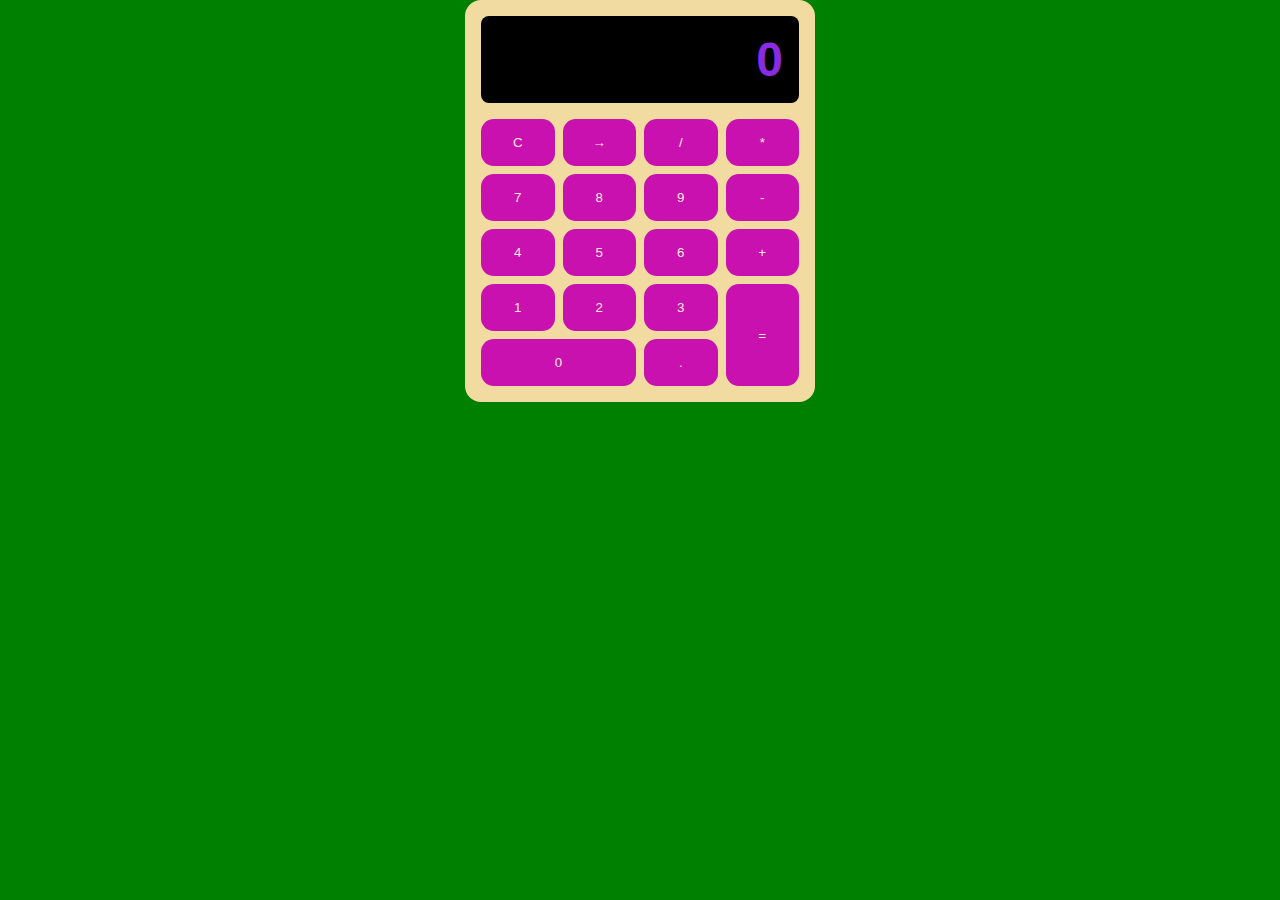
<file: Calculadora/index.html>
<!DOCTYPE html>
<html lang="es">
<head>
    <meta charset="UTF-8">
    <meta name="viewport" content="width=device-width, initial-scale=1.0">
    <title>Calculadora</title>
    <link rel="stylesheet" href="./css/style.css">
</head>
<body>
    <div class="Calculadora">
        <div class="pantalla">0</div>
        <button class="button" id="limpiar">C</button>
        <button class="button" id="borrar">→</button>
        <button class="button" id="dividir">/</button>
        <button class="button" id="multiplicar">*</button>
        <button class="button">7</button>
        <button class="button">8</button>
        <button class="button">9</button>
        <button class="button" id="restar">-</button>
        <button class="button">4</button>
        <button class="button">5</button>
        <button class="button">6</button>
        <button class="button" id="sumar">+</button>
        <button class="button">1</button>
        <button class="button">2</button>
        <button class="button">3</button>
        <button class="button" id="igual">=</button>
        <button class="button" id="cero">0</button>
        <button class="button" id="punto">.</button>
    </div>
    <script src="./script.js"></script>
</body>
</html>
</file>
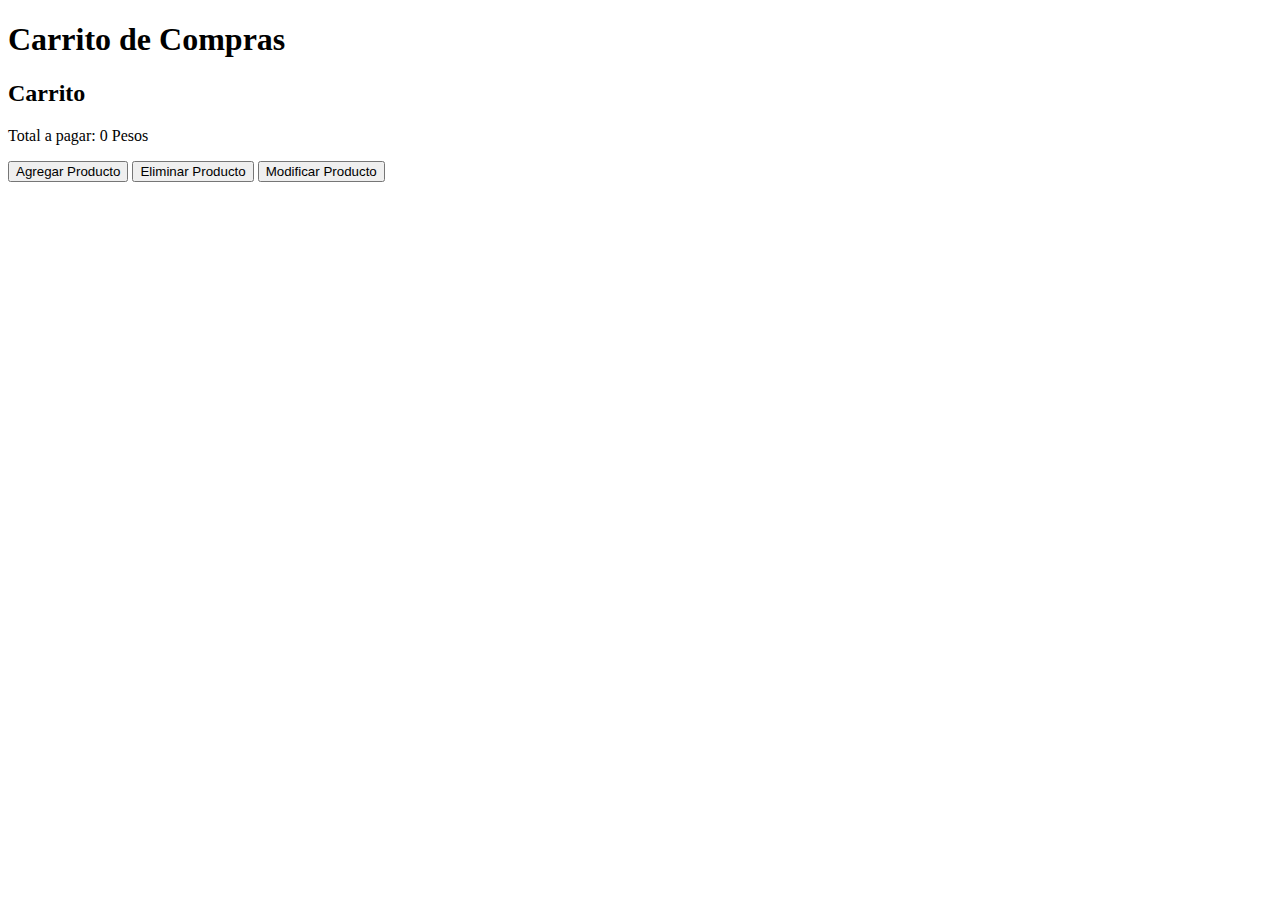
<file: Carrito_de_compras/Index.html>
<!DOCTYPE html>
<html lang="en">
<head>
    <meta charset="UTF-8">
    <meta name="viewport" content="width=
    , initial-scale=1.0">
    <title>Carrito de compras
    </title>
</head>
<body>
    <h1>Carrito de Compras</h1>
    <div class="productos">
    </div>


    <div class="carrito">
        <h2>Carrito</h2>
    </div>

    <div class="total">
        <p>Total a pagar: <span id="total-amount">0</span> Pesos</p>
    </div>

    <div class="acciones">
        <button id="agregar">Agregar Producto</button>
        <button id="eliminar">Eliminar Producto</button>
        <button id="modificar">Modificar Producto</button>
    </div>

    <script src="script.js"></script>
</body>
</html>
</file>
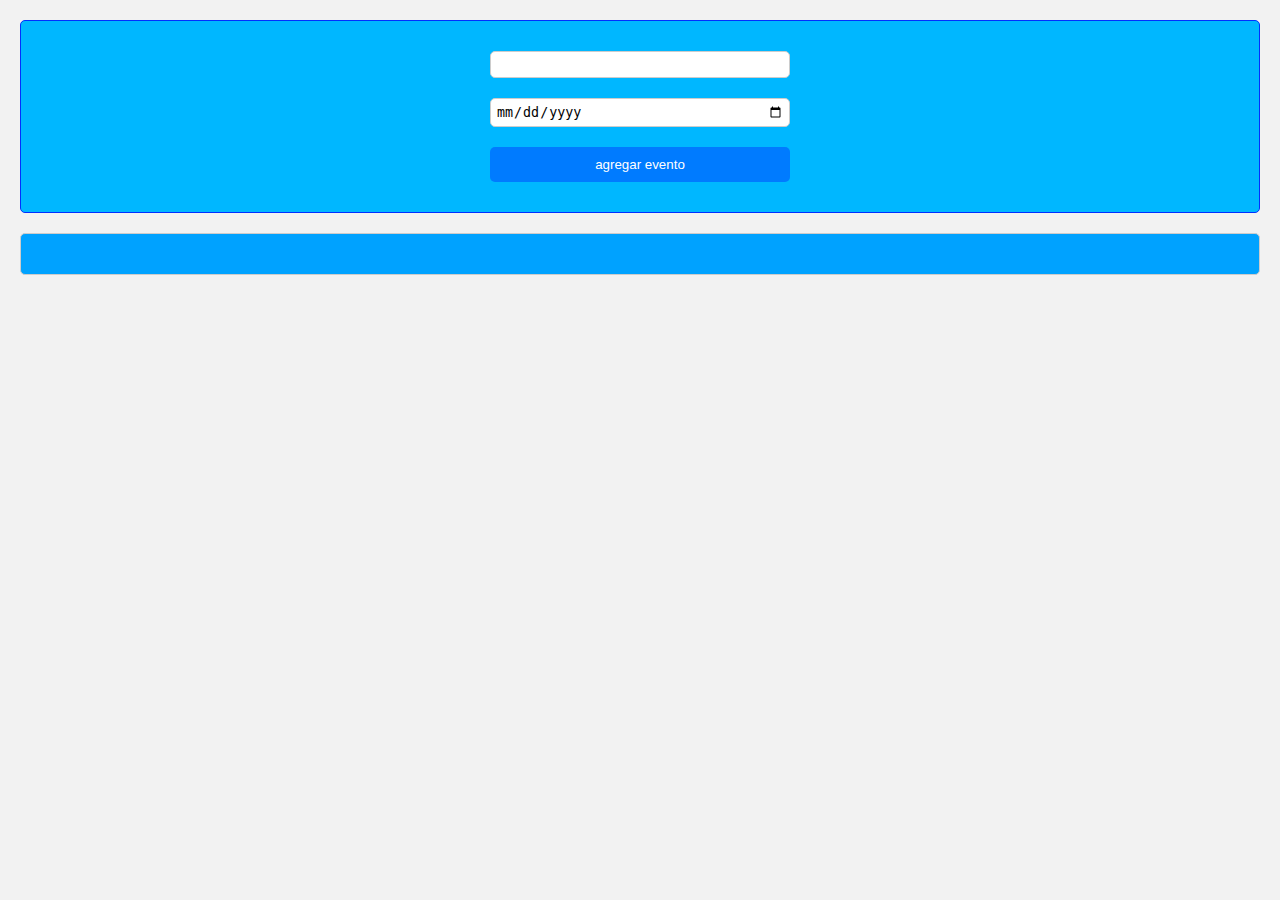
<file: Eventos/index.html>
<!DOCTYPE html>
<html lang="es">
<head>
    <meta charset="UTF-8">
    <meta http-equiv="X-UA-Compatible" content="IE=edge">
    <meta name="viewport" content="width=device-width, initial-scale=1.0">
    <link rel="stylesheet" href="./css/style.css">
    <title>eventos</title>
</head>
<body>
    <div class="eventos">
        <div class="formularios">
            <form action="">
                <input type="text" id="nombreEvento">
                <input type="date" id="fechaEvento">
                <input type="submit" id="agregar" value="agregar evento">
            </form>
        </div>
    </div>
    <div class="listaEventos2" id="listaEventos"></div>
    <script src="script.js"></script>
</body>
</html>
</file>
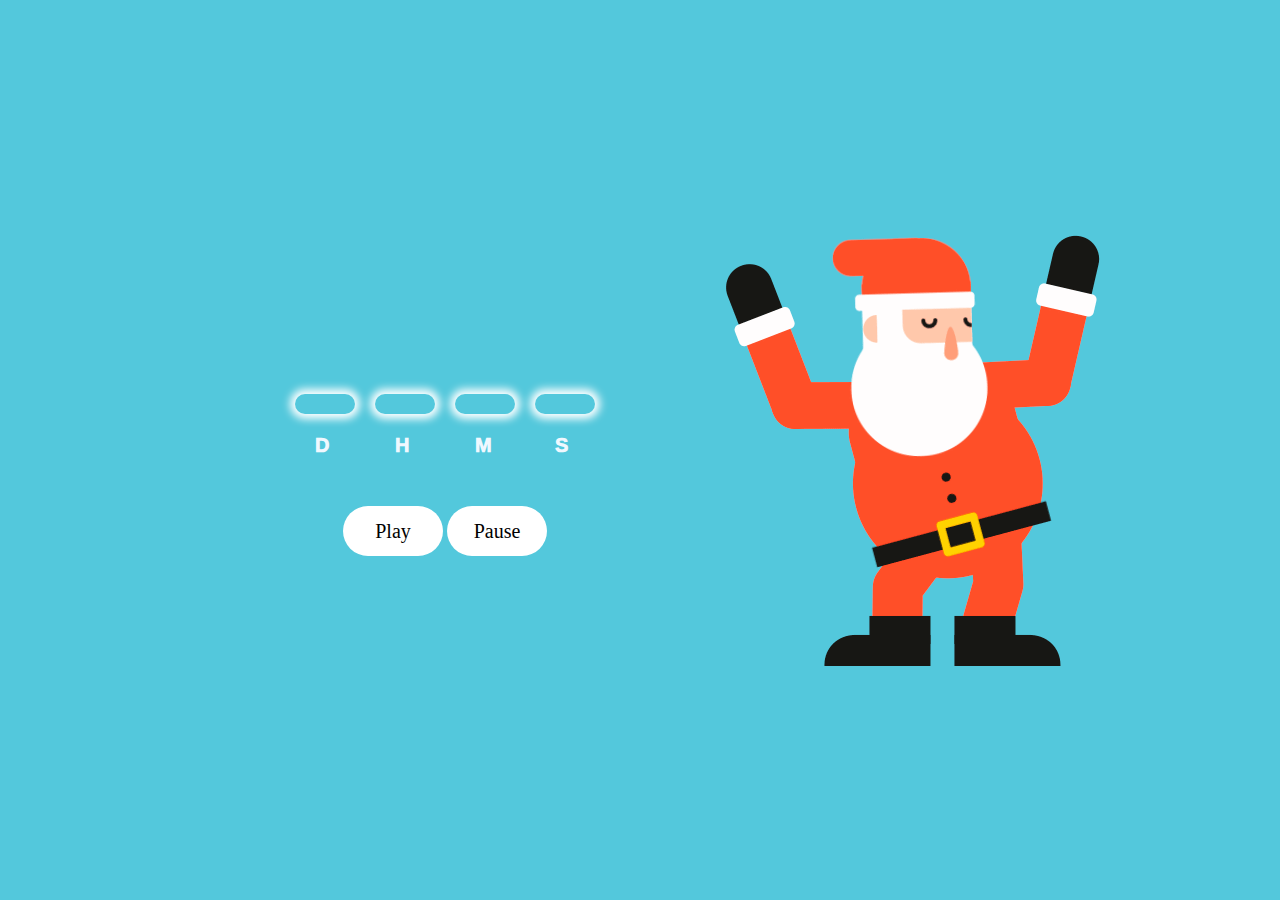
<file: navidad/index.html>
<!DOCTYPE html>
<html lang="es">
<head>
    <meta charset="UTF-8">
    <meta name="viewport" content="width=device-width, initial-scale=1.0">
    <title>Navidad</title>
    <link rel="stylesheet" href="./css/style.css">
</head>
<body>
<div class="contenedor">
    <div class="subContenedor">

        <div id="mensaje"></div>

        <div class="reloj">
            <div class="dia" id="dia"></div>
            <div class="hora" id="hora"></div>
            <div class="minuto" id="minuto"></div>
            <div class="segundo" id="segundo"></div>
        </div>
        
        <div class="letra">
            <div class="n">D</div>
            <div class="n">H</div>
            <div class="n">M</div>
            <div class="n">S</div>
        </div>

        <div class="botones">
            <button class="play" id="play" onclick="bailar()">Play</button>
            <button class="pause" id="pause" onclick="detener()">Pause</button>
        </div>
    </div>
</div>
<div class="papaN">
    <div id="noelQuieto" class="noelOff"></div>
</div>
<div id="cuentaRegresiva"></div>
<script src="./script.js"></script>
    
</body>
</html>
</file>
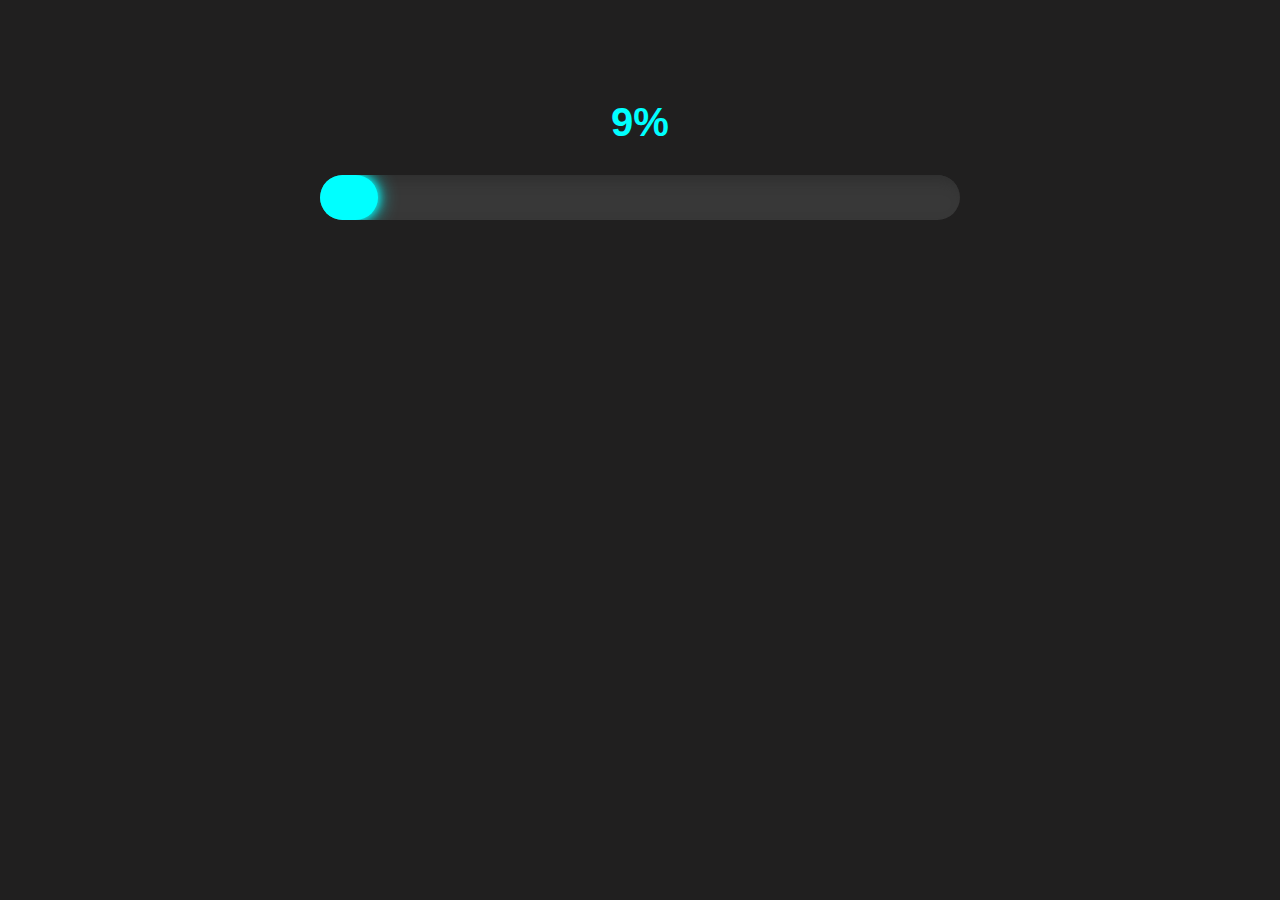
<file: progress_bar/index.html>
<!DOCTYPE html>
<html lang="es">
<head>
    <meta charset="UTF-8">
    <meta name="viewport" content="width=device-width, initial-scale=1.0">
    <title>Barra progresiva</title>
    <link rel="stylesheet" href="./css/style.css">
</head>
<body>
    
<div class="porcentaje">0</div>
<div class="barra">
    <span class="progreso"></span>
</div>

    <script src="./script.js"></script>
</body>
</html>
</file>
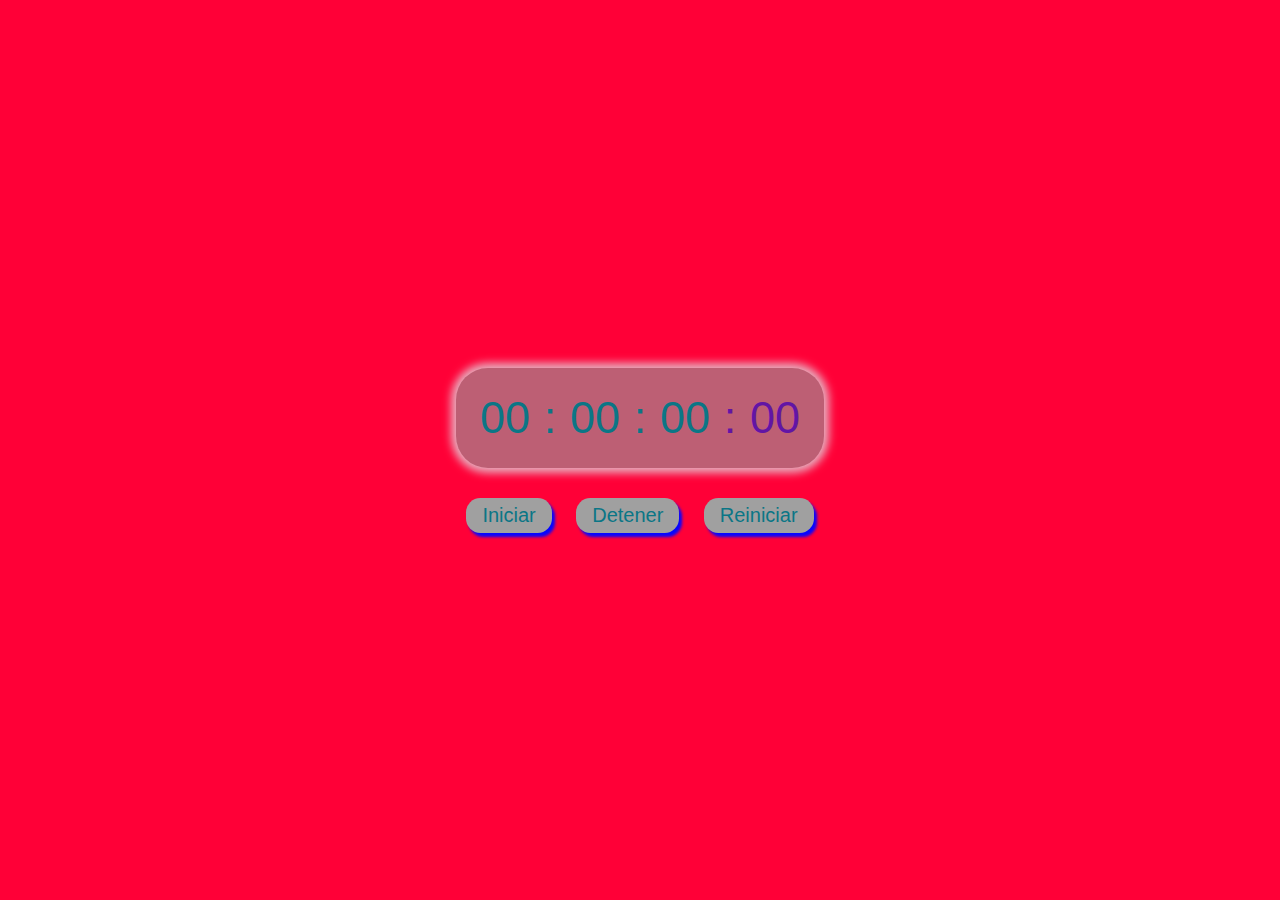
<file: proyecto7/index.html>
<!DOCTYPE html>
<html lang="es">
<head>
    <meta charset="UTF-8">
    <meta name="viewport" content="width=device-width, initial-scale=1.0">
    <link rel="stylesheet" href="css/style.css">
    <title>Cronometro</title>
</head>
<body>
    <div class="pantalla">
        <div class="cronometro">
        <span class="hora">00</span>
        <span class="sp">:</span>
        <span class="minuto">00</span>
        <span class="sp">:</span>
        <span class="segundo">00</span>
        <span class="spm">:</span>
        <span class="milisegundo">00</span>
        </div>
        <div class="botones">
            <button class="iniciar">Iniciar</button>
            <button class="detener">Detener</button>
            <button class="reiniciar">Reiniciar</button>
        </div>
    </div>
    <script src="script.js"></script>
</body>
</html>
</file>
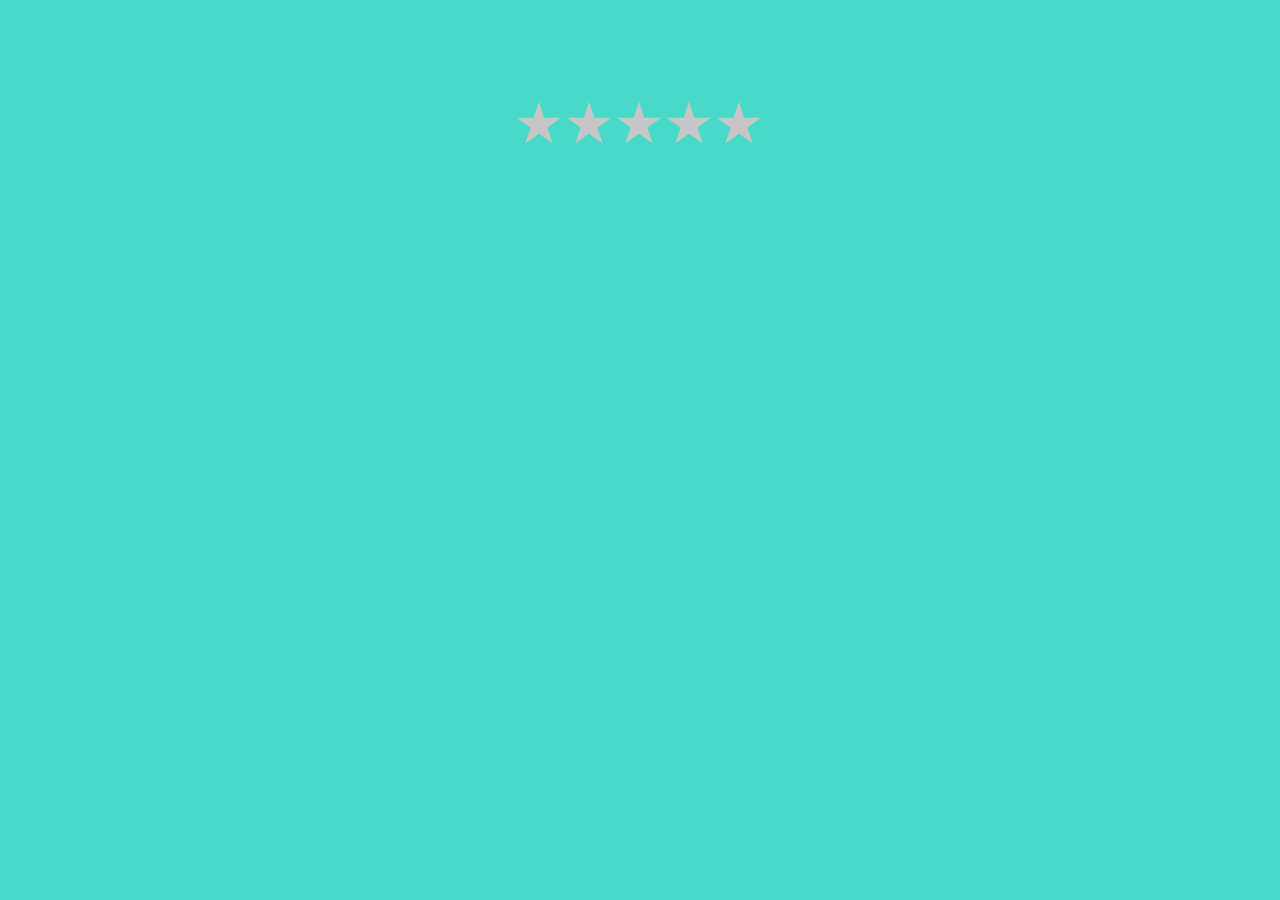
<file: Puntaje/index.html>
<!DOCTYPE html>
<html lang="es">
<head>
    <meta charset="UTF-8">
    <meta name="viewport" content="width=device-width, initial-scale=1.0">
    <title>Puntaje</title>
    <link rel="stylesheet" href="./css/style.css">
</head>
<body>
    <div class="contenedor">
        <div class="puntaje"></div>
    </div>
    
    <script src="./script.js"></script>
</body>
</html>
</file>
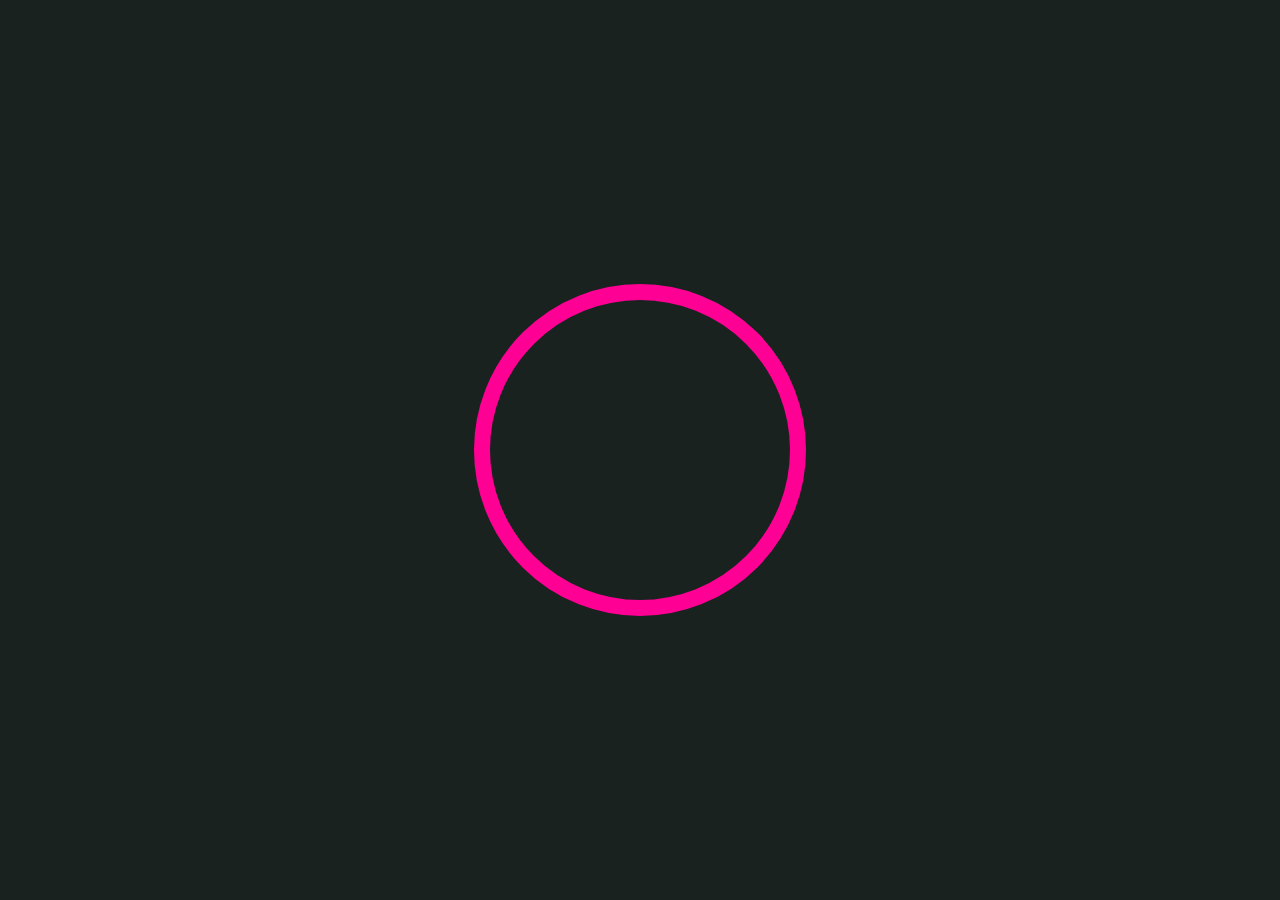
<file: Reloj_digital/index.html>
<!DOCTYPE html>
<html lang="es">
<head>
    <meta charset="UTF-8">
    <meta name="viewport" content="width=device-width, initial-scale=1.0">
    <title>Reloj Digital</title>
    <link rel="stylesheet" href="./css/style.css">
</head>
<body>
    <div class="reloj"></div>
        

    <script src="./script.js"></script>
</body>
</html>
</file>
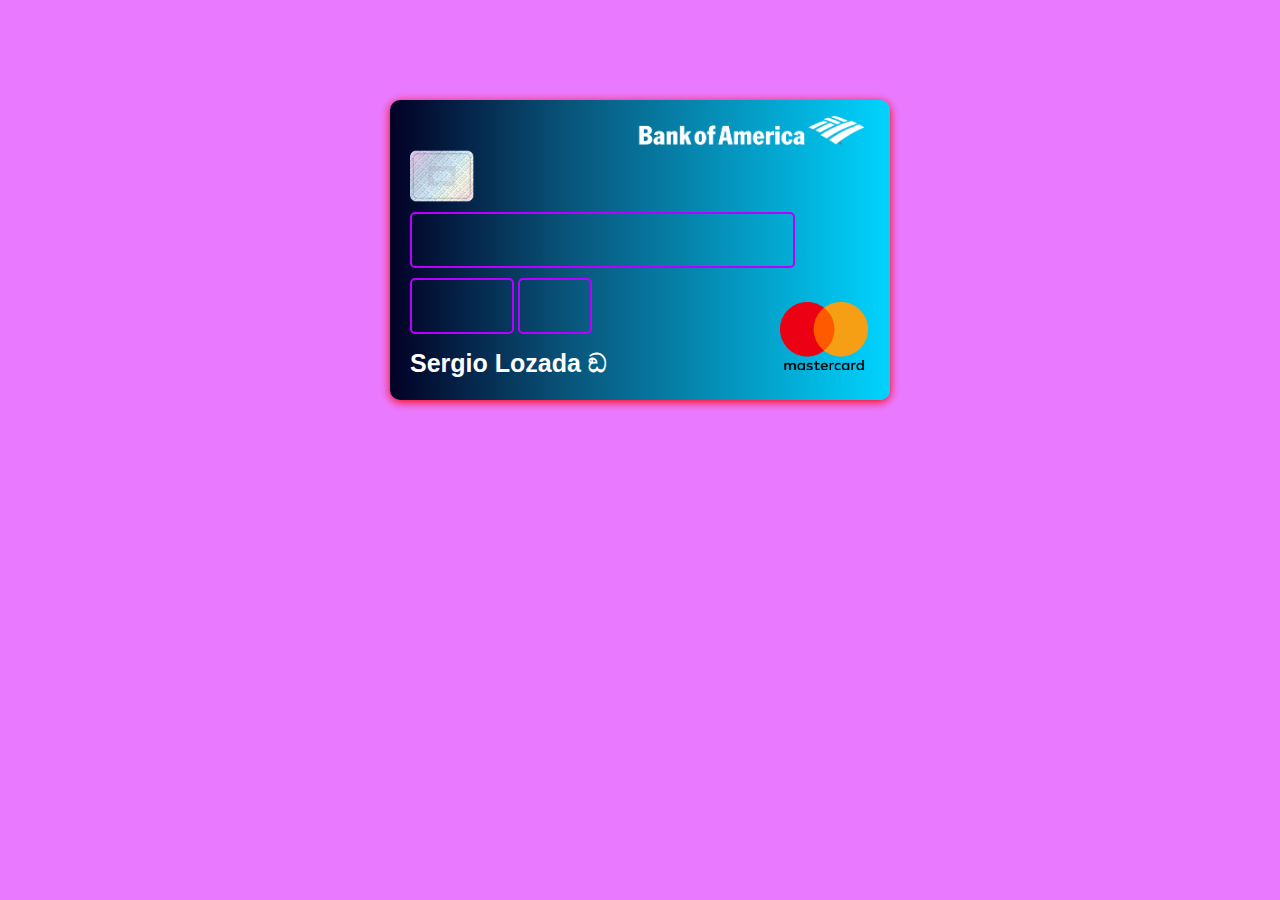
<file: Tarjeta/index.html>
<!DOCTYPE html>
<html lang="es">
<head>
    <meta charset="UTF-8">
    <meta name="viewport" content="width=device-width, initial-scale=1.0">
    <title>Debito</title>
    <link rel="stylesheet" href="./css/style.css">
</head>
<body>

    <div id="marco">
        <div class="tarjeta">
            <div id="imagen">
                <div id="chip"></div>
                <div id="logoBanco"></div>
            </div>
            <input type="text" id="inputTarjeta"/>
            <input type="text" id="inputFecha"/>
            <input type="text" id="inputCVV">
            <div class="propietario">Sergio Lozada ඞ</div>

            <div id="imagen2">
                <div id="masterlogo"></div>
            </div>
        </div>
    </div>



    <script src="./scrips.js"></script>
</body>
</html>
</file>
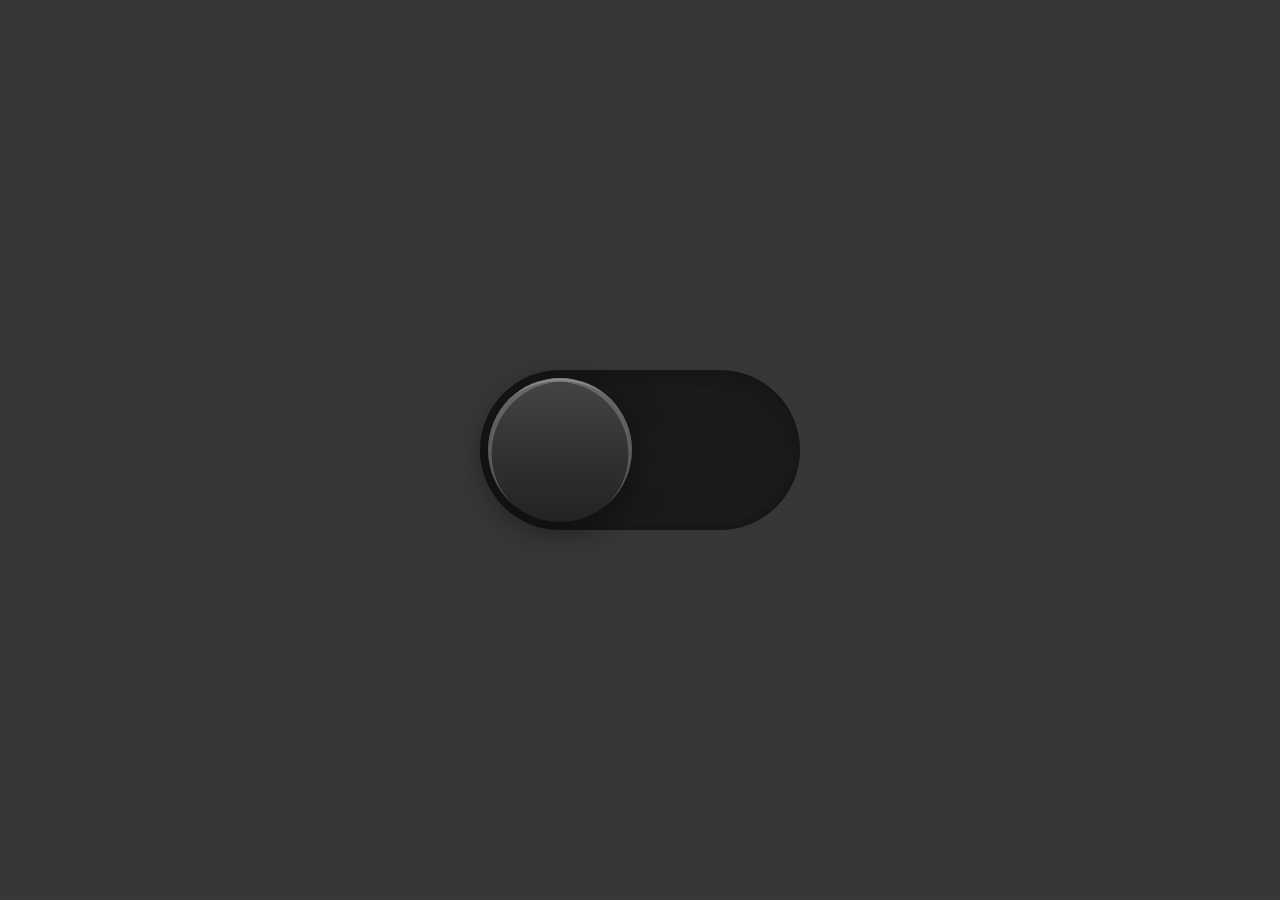
<file: toggle/index.html>
<!DOCTYPE html>
<html lang="es">
<head>
    <meta charset="UTF-8">
    <meta name="viewport" content="width=device-width, initial-scale=1.0">
    <title>Toggle</title>
    <link rel="stylesheet" href="./css/style.css">
</head>
<body>
    <div id="toggle">
        <i class="circulo"></i>
    </div>

    <script src="./script.js"></script>
</body>
</html>
</file>
<file: Calculadora/css/style.css>
*{
    margin: 0;
    padding: 0;
    box-sizing: border-box;
    font-family: sans-serif;
}

body{
    min-height: 100hv;
    background-color: green;
    display: flex;
    justify-content: center;
    align-items: center;
}

.Calculadora{
    background-color: rgb(242, 219, 161);
    color: blueviolet;
    display: grid;
    grid-template-columns: repeat(4, 1fr);
    width: 350px;
    padding: 1rem;
    border-radius: 1rem;
    gap: 0.5rem;
}  

.pantalla{
    grid-column: 1/5;
    background-color: black;
    padding: 1rem;
    font-size: 3rem;
    text-align: right;
    border-radius: 0.5rem;
    font-weight: 600;
    margin-bottom: 0.5rem;
}

.button{
    background-color: rgb(201, 17, 176);
    color: antiquewhite;
    border: 0;
    padding: 1rem;
    font-size: 1;
    display: flex;
    justify-content: center;
    align-items: center;
    border-radius: 0.8rem;
    cursor: pointer;
}
.button:hover {
    background-color: blue;
}

#cero{
    grid-column: span 2;
}

#igual{
    grid-row: span 2;
}

#igual:hover{
    background-color: rgb(255, 0, 128);
}

#borrar:hover{
    background-color: rgb(255, 0, 128);
}

#limpiar:hover{
    background-color: rgb(255, 0, 128);
}

#dividir:hover{
    background-color: rgb(255, 0, 128);
}

#multiplicar:hover{
    background-color: rgb(255, 0, 128);
}

#restar:hover{
    background-color: rgb(255, 0, 128);
}

#sumar:hover{
    background-color: rgb(255, 0, 128);
}

#punto:hover{
    background-color: rgb(255, 0, 128);
}
</file>
<file: Eventos/css/style.css>
/* styles.css */

/* Estilos generales de la página */
body {
    font-family: Arial, sans-serif;
    background-color: #f2f2f2;
    margin: 0;
    padding: 0;
}

.eventos {
    padding: 20px;
    background-color: #00b7ff;
    border: 1px solid #002fff;
    border-radius: 5px;
    margin: 20px;
}

.formularios form {
    display: flex;
    flex-direction: column;
    max-width: 300px;
    margin: 0 auto;
}

.formularios input {
    margin: 10px 0;
    padding: 5px;
    border: 1px solid #ccc;
    border-radius: 5px;
}

#agregar {
    background-color: #007bff;
    color: #ffffff;
    border: none;
    border-radius: 5px;
    padding: 10px;
    cursor: pointer;
}

#agregar:hover {
    background-color: #0056b3;
}

.listaEventos2 {
    padding: 20px;
    background-color: #00a2ff;
    border: 1px solid #ccc;
    border-radius: 5px;
    margin: 20px;
}

/* Estilos para los eventos mostrados */
.eventos .dias {
    display: flex;
    flex-direction: column;
    align-items: center;
}

.diasFaltantes {
    font-size: 24px;
    color: #007bff;
}

.texto {
    font-size: 16px;
}

.nombreEvento {
    font-size: 18px;
    margin-top: 10px;
}

.acciones {
    margin-top: 10px;
}
</file>
<file: navidad/css/style.css>
*{
    margin: 0;
    padding: 0;
    box-sizing: border-box;
    font-family: monospace;
}
body{
    min-height: 100vh;
    min-width: 100vw;
    display: flex;
    align-items: center;
    justify-content: center;
    background-color: rgb(83, 200, 220);
}
.contenedor{
    width: 500px;
    height: 200px;
    width: auto;
    background-color: #c4b18200;
    display: flex;
    align-items: center;
    justify-content: center;
 }
 .subContenedor{
    display: flex;
    flex-direction: column;
    margin-left: 250px;
 }
 #mensaje{
    font-family: Arial, Helvetica, sans-serif;
    color: red;
    display: flex;
    justify-content: center;
    font-size: 40px;
    font-weight: 600;
    margin-bottom:50px  ;
    
 }
 .dia{
    align-items: center;
    justify-content: center;
    border-radius: 2rem;
    box-shadow: 0px 0px 8px 5px #ffffff;
    border: none;
    padding: 10px 30px;
    margin: 10px;
    font-size: 30px;
    color: aliceblue;
 }
 .hora{
    align-items: center;
    justify-content: center;
    border-radius: 2rem;
    box-shadow: 0px 0px 8px 5px #ffffff;
    border: none;
    padding: 10px 30px;
    margin: 10px;
    font-size: 30px;
    color: aliceblue;
   
}
 
 .minuto{
    align-items: center;
    justify-content: center;
    border-radius: 2rem;
    box-shadow: 0px 0px 8px 5px #ffffff;
    border: none;
    padding: 10px 30px;
    margin: 10px;
    font-size: 30px;
    color: aliceblue;
 }
 .segundo{
    align-items: center;
    justify-content: center;
    border-radius: 2rem;
    box-shadow: 0px 0px 8px 5px #ffffff;
    border: none;
    padding: 10px 30px;
    margin: 10px;
    font-size: 30px;
    color: aliceblue;
 }
 .letra{
    display: flex;
    justify-content: space-around;
 }
 .n{
    margin-top: 10PX;
    font-family: Arial, Helvetica, sans-serif;
    font-size: 20px;
    font-weight: 1000;
    color: aliceblue;
    height: 20px;
    width: 20px;
 }
 .papaN{
    width: 50%;
    height: 100vh;
    display: flex;
    align-items: center;
    justify-content: center;
}
.botones{
    display: flex;
    align-items: center;
    justify-content: center;
    margin-top: 42px;
}
.botones button{
    padding: 20px 16px;
    width: 100px;
    height: 50px;
    outline: none;
    border: none;
    margin:  10px 2px;
    color: #000000;
    background: #ffffff;
    border-radius: 50px;
    cursor: pointer;
    font-family:cursive;
    font-size: 20px;
}
.botones button.act{
    background-color: red;
    color: black;
    margin: 10px;
}
.play, .pause{
    width: 100px;
    height: 50px;
    align-items: center;
    justify-content: center;
    display: flex;
    cursor: pointer;
    font-family:cursive;
    font-size: 20px;
    margin: 20px;
}
.botones button.on{
    pointer-events: none;
    opacity: .7;
}
.noelOff{
    width: 600px;
    height: 550px;
    display: flex;
    align-items: end;
    justify-content: center;
    background-image: url("../img/papaNoel.png");
    background-repeat: no-repeat;
    }
.noelOff.on{
    background-image: url("../img/papaNoelG.gif");
}
.noelOnOff{
    width: 50px;
    height: 50px;
    background-color: rgb(253, 93, 0);
    border-radius: 1vh;
    border: .2rem solid rgb(224, 120, 59);
    position: fixed;
    color: antiquewhite;
    align-items: center;
    justify-content: center;
    display: flex;
    font-family: monospace;
    cursor: pointer;
}
.noelOnOff:hover{
    background-color: bisque;
    color: black;
}
.reloj{
    display: flex;
    align-items: center;
    justify-content: center;
}

.play:hover,
.pause:hover{
    background-color: #e70303;
}

.botones button.act:hover{
    background-color: #ffffff;
}
</file>
<file: progress_bar/css/style.css>
*{
    margin: 0;
    padding: 0;
    box-sizing: border-box;
}

body{
    background-color: rgb(32, 31, 31);
}

.barra{
    background-color: #383838;
    height: 45px;
    width: 50%;
    margin: 130px auto;
    box-shadow: inset 6px 6px 12px #303030;
        inset: -6px -6px 12px #404040;
    overflow: hidden;
    border: none;
    border-radius: 20rem;
}

.progreso{
    height: 100%;
    width: 0;
    background-color: aqua;
    box-shadow: 0 0 10px aqua,
        0 0 20px aqua;
    display: block;
    border-radius: 20rem;
}

.porcentaje{
    font-size: 2.5rem;
    font-family: 'Gill Sans', 'Gill Sans MT', Calibri, 'Trebuchet MS', sans-serif;
    font-weight: bold;
    text-align: center;
    transform: translateY(100px);
    color: aqua;
}

body.celebracion{
    background-image: url("../img/guasa.gif");
    background-size: cover;
    background-repeat: no-repeat;
    
}
</file>
<file: proyecto7/css/style.css>
*{
    margin:0;
    padding: 0;
    box-sizing: border-box;
    font-family: Verdana, Geneva, Tahoma, sans-serif;
}
body{
    min-height: 100vh;
    min-width: 100vh;
    display: flex;
    align-items: center;
    justify-content: center;
    background-color: #ff0037;
}

.pantalla .cronometro{
    height: 100px;
    background: #bd5f74;
    display: flex;
    align-items: center;
    justify-content: center;
    border-radius: 2rem;
    box-shadow: 0px 0px 8px 5px #e6aebe;
    border: none;
}

.pantalla .cronometro span {
    width: 60px;
    text-align: center;
    font-size: 45px;
    font-weight: 520;
    color: rgb(11, 118, 134);
}

.cronometro span.sp,
.cronometro span.spm
{
    width: 30px;
}

.cronometro span.spm,
.cronometro span.milisegundo{
    color: #6215a5; 
}

.pantalla .botones{
    text-align: center;
    margin-top: 30px;
}

.botones button{
    padding: 6px 16px;
    outline: none;
    border: none;
    margin: 0px 10px;
    color: rgb(11, 118, 134);
    background: #a0a0a0;
    font-size: 20px;
    font-weight: 500;
    border-radius: 0.9rem;
    cursor: pointer;
    box-shadow: 3px 4px 3px 0px rgb(6, 6, 255);
}
.botones button.on{
    pointer-events:none;
    opacity: 0.7;
}
</file>
<file: Puntaje/css/style.css>
body{
    background-color: rgb(72, 218, 201);
}

.puntaje{
    margin-top: 100px;
    display: flex;
    justify-content: center;
    align-items: center;
}
.item{
    background-color: rgb(198,198 ,198);
    width: 50px;
    height: 45px;
    cursor: pointer;
    -webkit-mask-image: url("../img/estrella___76653bf2b6c231d___.svg");
    mask-image: url("../img/estrella___76653bf2b6c231d___.svg");
}

.item.selec{
    background-color: blue;
}
</file>
<file: Reloj_digital/css/style.css>
body{
    margin: 0;
    min-height: 100vh;
    display: grid;
    justify-content: center;
    align-items: center;
    background-color: rgb(26, 34, 32);
}

.reloj{
    border: 1rem solid rgb(255, 0, 149);
    width: 300px;
    height: 300px;
    display: flex;
    justify-content: center;
    align-items: center;
    border-radius: 50vh;
    font-family: monospace;
    font-size: 3rem;
    color: rgb(0, 204, 255);
}
</file>
<file: Tarjeta/css/style.css>
*{
    margin: 0;
    padding: 0;
    box-sizing: content-box;
}
body{
    font-family: Arial, Helvetica, sans-serif;
    background-color: rgba(212, 0, 255, 0.521);
    color:white;
}
#imagen{
    display: flex;
    margin-top: -20px;
    justify-content: space-between;
}
#chip{
    background-image: url(../img/chip.png) ;
    width: 68px;
    height: 52px;
    background-size: cover;
    margin-top: 60px;
}
#logoBanco{
    background-image: url(../img/logobanco.png);
    width: 250px;
    height: 40px;
    background-size: cover;
    margin-left: 160px;
    margin-top: 20px;
}
.tarjeta{
    display: block;
    width: 500px;
    height: 300px;
    border-radius: 10px;
    padding: 10px 20px 0 20px;
    box-sizing: border-box;
    background: rgb(0, 0, 0);
    background: radial-gradient(circle);
    background: rgb(2,0,36);
    background: linear-gradient(90deg, rgba(2,0,36,1) 0%, rgba(9,83,121,1) 35%, rgba(0,212,255,1) 100%);
    margin: 100px auto;
    box-shadow: 0 2px 10px rgb(255, 0, 0);
}
.tarjeta input{
    font-size: 28px;
    padding: 10px;
    border: solid 2px rgb(183, 0, 255);
    color: rgb(255, 255, 255);
    border-radius: 5px;
    background-color: transparent;
    margin-top: 10px;
    outline: none;
}
.tarjeta #inputTarjeta::before{
    content: "Card Number";
    position: relative;
    width: 100px;
    height: 100px;
}
.propietario{
    display: grid;
    color: white;
    font-weight: bold;
    font-size: 25px;
    padding-top: 15px;
}
.tarjeta #inputFecha{
    width: 80px;

}
.tarjeta #inputCVV{
    width: 50px;
}
#masterlogo{
    background-image: url(../img/master.png);
    width: 88px;
    height: 68px;
    background-size: cover;
    margin: -77px 0px 0px 370px;
}
</file>
<file: toggle/css/style.css>
*{
    margin: 0;
    padding: 0;
    box-sizing: border-box;
}

body{
    background-color: rgb(56, 55, 55);
    display: flex;
    justify-content: center;
    align-items: center;
    flex-direction: column;
    min-height: 100vh;
    transition: 0.5s;
    &.toggleBlanco{
        background-color: aliceblue;
    }
}

#toggle {
    height: 160px;
    width: 320px;
    background: #1b1b1b;
    box-shadow: inset 0 8px 60px rgba(0, 0, 0, 0.1),
                inset 0 8px 8px rgba(0, 0, 0, 0.1),
                inset 0 -4px 4px rgba(0, 0, 0, 0.1);
    position: relative;
    border: none;
    cursor: pointer;
    transition: 0,5s;
    appearance: none;
    border-radius: 160px;

    &.toggleBlanco{
        background-color: aliceblue;
        box-shadow: inset 0 2px 60px rgba(0, 0, 0, 0.1),
                    inset 0 2px 8px rgba(0, 0, 0, 0.1),
                    inset 0 -4px 4px rgba(0, 0, 0, 0.05);
    
        .circulo{
            left: 160px;
            box-shadow: 0 8px 20px rgba(0, 0, 0, 0.1),
            inset 4px 4px rgba(255, 255, 255, 1),
            inset -4px 4px rgba(255, 255, 255, 1);
        background: linear-gradient(to bottom, aliceblue, #fafafa);
        }
    }
}

.circulo{
    position: absolute;
    top: 0;
    left: 0;
    width: 160px;
    height: 160px;
    content: "";
    background: linear-gradient(to bottom, #444, #222);
    border-radius: 50vh;
    transform: scale(0.9);
    transition: 0.5s;
    box-shadow: 0 8px 40px rgba(0, 0, 0, 0.5),
    inset 4px 4px rgba(255, 255, 255, 0.2),
    inset -4px 4px rgba(255, 255, 255, 0.2);
}
</file>
